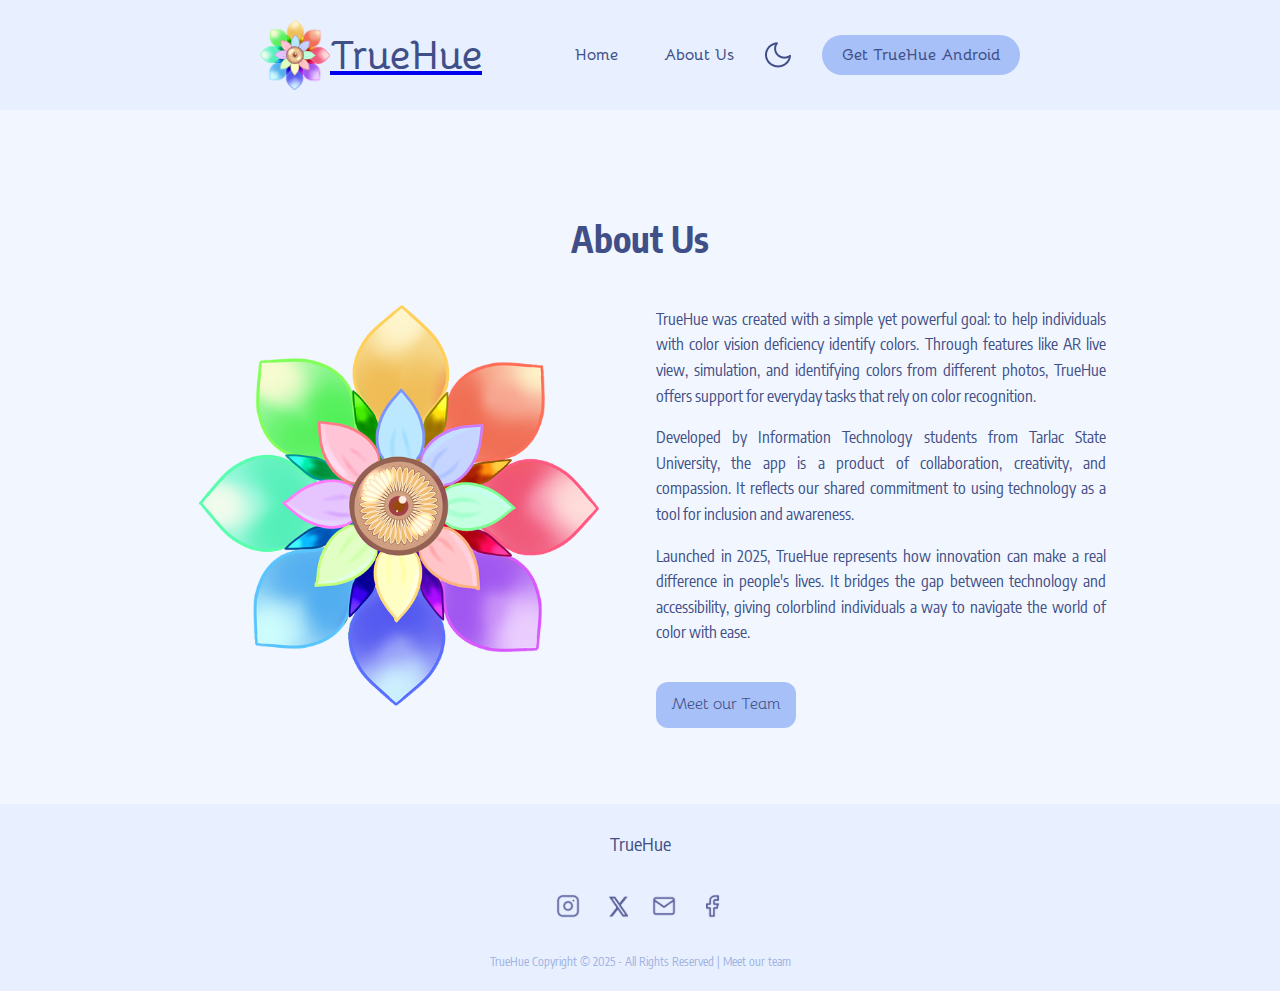
<file: about.html>
<!DOCTYPE html>
<html lang="en">
<head>
    <meta charset="UTF-8">
    <meta name="viewport" content="width=device-width, initial-scale=1.0">
    <title>TrueHue - About Us</title>

        <link rel="shortcut icon" href="assets/icons/logo.png" type="image/x-icon" />
        <!-- <link rel="stylesheet" href="index.html">
        <link rel="stylesheet" href="about.html">
        <link rel="stylesheet" href="team.html"> -->
        <link rel="stylesheet" href="css/global.css">
        <link rel="stylesheet" href="css/style.css">
        <link rel="stylesheet" href="css/pages/about.css">
        <link rel="stylesheet" href="css/pages/index.css">
        <link rel="stylesheet" href="css/pages/team.css">
        <link rel="stylesheet" href="css/media.css">
        <link rel="stylesheet" href="css/responsive.css">
        <script src="js/hamburger.js"></script>
</head>

<body>
    <header>
        <div class="logoHeader">
            <img src="assets/icons/logo.png" alt="TrueHue Logo">
            <a href="index.html"> <h1>TrueHue</h1> </a>
        </div>
        
        <!-- Hamburger icon-->
        <div class="hamburger" id="hamburger">
            <span></span>
            <span></span>
            <span></span>
        </div>
        
        <nav id="mobileMenu">
            <a href="index.html">Home</a>
            <a href="about.html">About Us</a>
            <img src="assets/icons/dark-mode-btn.png" alt="Toggle dark mode" id="mode-toggle">
            <a href="apk/TrueHue.apk" target="_blank" class="cta-button">Get TrueHue Android</a> 
        </nav>
        
        <script src="js/toggle-theme.js"></script>
    </header>

    <main class="about-page">

        <div class="about-us container">
            <h2>About Us</h2>
            <div class="about-content">
                <div class="about-logo">
                    <img src="assets/icons/logo.png" alt="TrueHue">
                </div>
                <div class="about-text">
                    <p>TrueHue was created with a simple yet powerful goal: to help individuals with color vision deficiency identify colors. Through features like AR live view, simulation, and identifying colors from different photos, TrueHue offers support for everyday tasks that rely on color recognition.</p>
                    <p>Developed by Information Technology students from Tarlac State University, the app is a product of collaboration, creativity, and compassion. It reflects our shared commitment to using technology as a tool for inclusion and awareness.</p>
                    <p>Launched in 2025, TrueHue represents how innovation can make a real difference in people's lives. It bridges the gap between technology and accessibility, giving colorblind individuals a way to navigate the world of color with ease.</p>
                    <a href="team.html" class="team-button">Meet our Team</a>
                </div>
            </div>
        </div>

    </main>
    <footer>
        <div class="social-icons">
            <h3>TrueHue</h3>
            <a href="https://www.instagram.com/truehue_app/" target="_blank"><img src="assets/icons/instagram.png" alt="Instagram"></a>
            <a href="https://x.com/truehue_app" target="_blank"><img src="assets/icons/twitter.png" alt="Twitter"></a>
            <a href="mailto:truehue.app@gmail.com"><img src="assets/icons/mail.png" alt="Email"></a>
            <a href="https://www.facebook.com/truehueapp" target="_blank"><img src="assets/icons/facebook.png" alt="Facebook"></a>
        </div>
        <p>TrueHue Copyright © 2025 - All Rights Reserved | <a href="team.html">Meet our team</a></p>
    </footer>
</body>
</html>
</file>
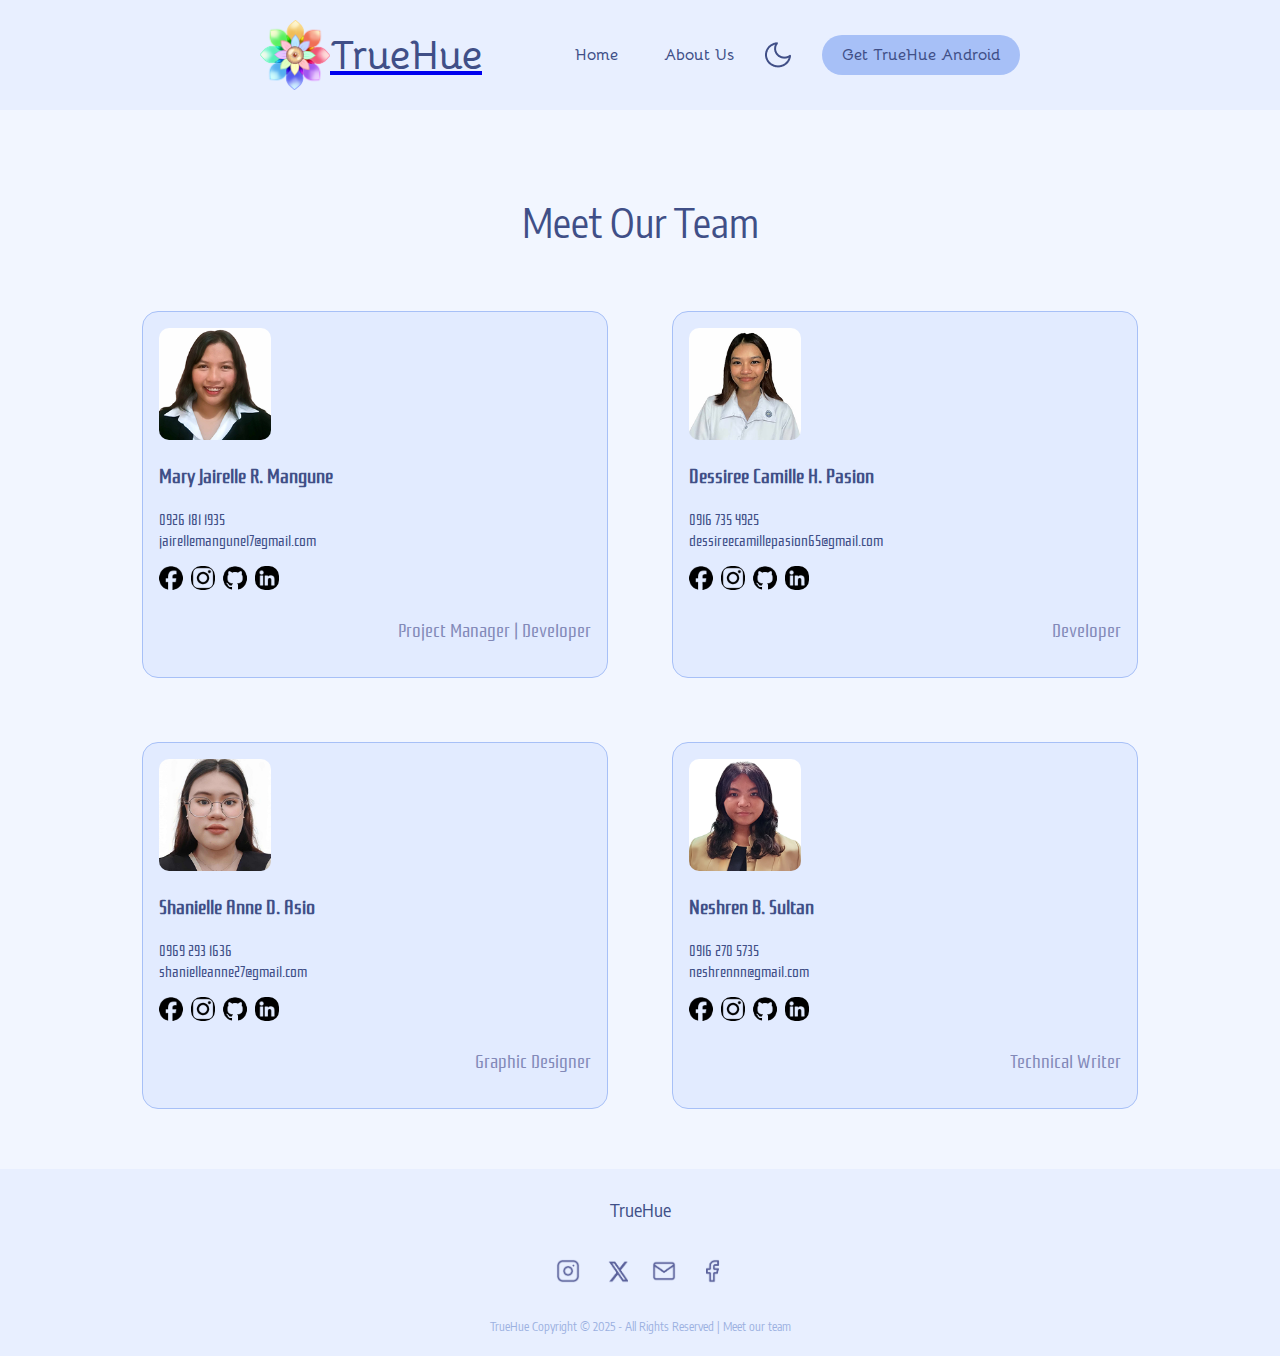
<file: team.html>
<!DOCTYPE html>
<html lang="en">
<head>
    <meta charset="UTF-8">
    <meta name="viewport" content="width=device-width, initial-scale=1.0">
    <title>TrueHue - Meet Our Team</title>
    <link rel="shortcut icon" href="assets/icons/logo.png" type="image/x-icon" />
    <link rel="stylesheet" href="css/global.css">
    <link rel="stylesheet" href="css/style.css">
    <link rel="stylesheet" href="css/pages/about.css">
    <link rel="stylesheet" href="css/pages/index.css">
    <link rel="stylesheet" href="css/pages/team.css">
    <link rel="stylesheet" href="css/media.css">
    <link rel="stylesheet" href="css/responsive.css">
    <script src="js/hamburger.js"></script>
</head>
<body>
    <header>
        <div class="logoHeader">
            <img src="assets/icons/logo.png" alt="TrueHue Logo">
            <a href="index.html"> <h1>TrueHue</h1> </a>
        </div>
        
        <!-- Hamburger icon-->
        <div class="hamburger" id="hamburger">
            <span></span>
            <span></span>
            <span></span>
        </div>
        
        <nav id="mobileMenu">
            <a href="index.html">Home</a>
            <a href="about.html">About Us</a>
            <img src="assets/icons/dark-mode-btn.png" alt="Toggle dark mode" id="mode-toggle">
            <a href="apk/TrueHue.apk" target="_blank" class="cta-button">Get TrueHue Android</a> 
        </nav>
        
        <script src="js/toggle-theme.js"></script>
    </header>

    <main>
        <section>
            <div class="team-section container">
                <h1>Meet Our Team</h1>
                <div class="team-container">
                    
                    <div class="team-member" data-aos="zoom-in">
                        <img src="assets/jairelle.png" alt="Team Member 1">
                        <h3>Mary Jairelle R. Mangune</h3>
                        <p class="info">0926 181 1935</p>
                        <p class="info">jairellemangune17@gmail.com</p>
                        <div class="socials-icons">
                            <a href="https://www.facebook.com/maryjairelle.mangune?mibextid=ZbWKwL" target="_blank">
                                <img src="assets/icons/fb.png" alt="Facebook">
                            </a>
                            <a href="https://www.instagram.com/mry.jrelle/" target="_blank">
                                <img src="assets/icons/ig.png" alt="Instagram">
                            </a>
                            <a href="https://github.com/Arcianne" target="_blank">
                                <img src="assets/icons/github.png" alt="GitHub">
                            </a>
                            <a href="https://www.linkedin.com/in/mary-jairelle-mangune-70824a306/" target="_blank">
                                <img src="assets/icons/LinkedIn.png" alt="LinkedIn">
                            </a>
                        </div>
                        <p class="position">Project Manager | Developer</p>
                    </div>

                    <div class="team-member" data-aos="zoom-in">
                        <img src="assets/dessiree.png" alt="Team Member 2">
                        <h3>Dessiree Camille H. Pasion</h3>
                        <p class="info">0916 735 4925</p>
                        <p class="info">dessireecamillepasion65@gmail.com</p>
                        <div class="socials-icons">
                            <a href="https://www.facebook.com/takealltheLov3/" target="_blank">
                                <img src="assets/icons/fb.png" alt="Facebook">
                            </a>
                            <a href="https://www.instagram.com/camjaee?igsh=NTk2eWI1cG1sMDQ3" target="_blank">
                                <img src="assets/icons/ig.png" alt="Instagram">
                            </a>
                            <a href="https://github.com/siridc" target="_blank">
                                <img src="assets/icons/github.png" alt="GitHub">
                            </a>
                            <a href="https://www.linkedin.com/in/dessiree-camille-pasion-305047296/" target="_blank">
                                <img src="assets/icons/LinkedIn.png" alt="LinkedIn">
                            </a>
                        </div>
                        <p class="position">Developer</p>
                    </div>

                    <div class="team-member" data-aos="zoom-in">
                        <img src="assets/shanielle.png" alt="Team Member 3">
                        <h3>Shanielle Anne D. Asio</h3>
                        <p class="info">0969 293 1636</p>
                        <p class="info">shanielleanne27@gmail.com</p>
                        <div class="socials-icons">
                            <a href="https://www.facebook.com/share/193vfruZRL/" target="_blank">
                                <img src="assets/icons/fb.png" alt="Facebook">
                            </a>
                            <a href="https://www.instagram.com/_.sidus._" target="_blank">
                                <img src="assets/icons/ig.png" alt="Instagram">
                            </a>
                            <a href="https://github.com/shnll-A" target="_blank">
                                <img src="assets/icons/github.png" alt="GitHub">
                            </a>
                            <a href="https://www.linkedin.com/in/shanielle-anne-a55098373" target="_blank">
                                <img src="assets/icons/LinkedIn.png" alt="LinkedIn">
                            </a>
                        </div>
                        <p class="position">Graphic Designer</p>
                    </div>

                    <div class="team-member" data-aos="zoom-in">
                        <img src="assets/neshren.png" alt="Team Member 4">
                        <h3>Neshren B. Sultan</h3>
                        <p class="info">0916 270 5735</p>
                        <p class="info">neshrennn@gmail.com</p>
                        <div class="socials-icons">
                            <a href="https://www.facebook.com/asdfghjklnesh" target="_blank">
                                <img src="assets/icons/fb.png" alt="Facebook">
                            </a>
                            <a href="https://www.instagram.com/shwishwooshnesh/" target="_blank">
                                <img src="assets/icons/ig.png" alt="Instagram">
                            </a>
                            <a href="https://github.com/nshrn" target="_blank">
                                <img src="assets/icons/github.png" alt="GitHub">
                            </a>
                            <a href="https://www.linkedin.com/in/neshren-sultan-6a2a14338/" target="_blank">
                                <img src="assets/icons/LinkedIn.png" alt="LinkedIn">
                            </a>
                        </div>
                        <p class="position">Technical Writer</p>
                    </div>

                </div>
            </div>
        </section>
    </main>

    <footer>
        <div class="social-icons">
            <h3>TrueHue</h3>
            <a href="https://www.instagram.com/truehue_app/" target="_blank"><img src="assets/icons/instagram.png" alt="Instagram"></a>
            <a href="https://x.com/truehue_app" target="_blank"><img src="assets/icons/twitter.png" alt="Twitter"></a>
            <a href="mailto:truehue.app@gmail.com"><img src="assets/icons/mail.png" alt="Email"></a>
            <a href="https://www.facebook.com/truehueapp" target="_blank"><img src="assets/icons/facebook.png" alt="Facebook"></a>
        </div>
        <p>TrueHue Copyright © 2025 - All Rights Reserved | 
            <a href="team.html">Meet our team</a>
        </p>
    </footer>
</body>
</html>
</file>
<file: css/global.css>
header {
    display: flex;
    justify-content: space-between;
    align-items: center;
    padding: 20px;
    background-color: var(--light-bg);
    font-family: 'Bellota', sans-serif;
    color: var(--h-text-color);
}

.logoHeader {
    display: flex; 
    align-items: center;
    font-family: 'Bellota', sans-serif;
}

.logoHeader img {
    width: 70px;
    height: auto;
    margin-left: 15rem;
}

header h1 {
    margin: 0; 
    font-size: 2.5rem;
    color: var(--h-text-color);
    font-family: 'Bellota', sans-serif;
}

nav {
    display: flex;
    align-items: center; 
    gap: 1rem;
}

nav a {
    margin: 0px 15px;
    text-decoration: none;
    color: var(--h-text-color);
    font-weight: bold;
    font-family: 'Bellota', sans-serif;
}

.cta-button {
    padding: 10px 20px;
    background-color: var(--accent-color);
    border-radius: 20px;
    text-decoration: none;
    color: var(--h-text-color);
    font-weight: bold;
    font-family: 'Bellota', sans-serif;
    margin-right: 15rem;
}

body {
    background-color: var(--lighter-bg);
    color: var(--h-text-color);
    margin: 0;
    padding: 0;
}

footer {
    background-color: var(--light-bg);
    text-align: center;
    padding: 10px;
    color: var(--h-text-color);
}

footer a {
    text-decoration: none;
    color: var(--footer-link);
    font-family: 'Encode Sans Condensed', sans-serif;
}

footer a:hover {
    text-decoration: underline;
    color: var(--h-text-color);
}

footer .social-icons img {
    width: 24px;
    margin: 20px 10px 20px 10px;
}

footer .social-icons h3 {
    font-family: 'Encode Sans Condensed', sans-serif;
    font-weight: 400;
}

footer p {
    font-size: 12px;
    color: var(--footer-link);
    font-family: 'Encode Sans Condensed', sans-serif;
}
</file>
<file: css/style.css>
:root {
    --h-text-color: #404F87;		
    --text-color: #5A619B;	
    --accent-color: #A7C0F7;		
    --light-bg: #E8EFFF;
    --lighter-bg: #F2F6FF;
    --feature-bg: #BFCDEE;
    --footer-link: #9CB1E1;
    --team-member-bg: #E2EBFF;
}

.dark-mode {
    --h-text-color: #69c9d7;		
    --text-color: #bed2e1;	
    --accent-color: #335d6c;		
    --light-bg: #1d242b;
    --lighter-bg: #2f313c;
    --feature-bg: #0d2843;
    --footer-link: #747a98;
    --team-member-bg: #33415c;
}
</file>
<file: css/pages/about.css>
@import url('https://fonts.googleapis.com/css2?family=Bellota:ital,wght@0,300;0,400;0,700;1,300;1,400;1,700&family=Encode+Sans+Condensed:wght@100;200;300;400;500;600;700;800;900&family=Rationale&display=swap');

main {
    display: flex;
    justify-content: center;
    align-items: center;
    padding: 60px 20px;
    gap: 40px;
    color: var(--h-text-color);
    font-family: 'Bellota', sans-serif;
}

.about-us {
    margin-top: 1rem;
    text-align: center;
    font-size: 1.5rem;
}

.about-us h2 {
    color: var(--h-text-color);
    font-family: 'Encode Sans Condensed', sans-serif;
}

.about-content {
    display: flex;
    justify-content: center;
    align-items: center;
    margin: 1rem 0;
    gap: 2rem;
}

.about-logo{
    width: 50%;
}

.about-logo img {
    max-width: 400px;
    height: auto;
    border-radius: 8px;
}

.about-text {
    width: 50%;
    text-align: left;
    line-height: 1.6;
    font-size: 1rem;
    color: var(--h-text-color);
    text-align: justify;
}

.about-text p {
    margin-bottom: 1rem;
    font-family: 'Encode Sans Condensed', sans-serif;
    max-width: 500px;
}

.team-button {
    margin-top: 20px;
    display: inline-block;
    padding: 10px 15px;
    background-color: var(--accent-color);
    border-radius: 12px;
    text-decoration: none;
    color: var(--h-text-color);
    font-family: 'Bellota', sans-serif;
}
</file>
<file: css/pages/index.css>
@import url('https://fonts.googleapis.com/css2?family=Bellota:ital,wght@0,300;0,400;0,700;1,300;1,400;1,700&family=Encode+Sans+Condensed:wght@100;200;300;400;500;600;700;800;900&family=Rationale&display=swap');

/* main.homepage{
    overflow-x: hidden;
} */

.home-page {
   display: block;
   justify-items: center;
}

.whatVideo-container {
    padding: 2rem;
    margin-bottom: 2rem;
    display: flex;
    flex-direction: column;
    align-items: center;
}
 
.whatVideo-container h2 {
    font-family: 'Encode Sans Condensed', sans-serif;
    font-weight: 400;
    align-self: flex-start;
    margin-bottom: 2rem;
    font-size: 2rem;
}

.whatVideo-container iframe {
    width: 800px;
    height: auto;
    aspect-ratio: 16 / 9; 
    border-radius: 1rem;
}

.featured-container {
    background-color: #E8EFFF;
    font-family: 'Encode Sans Condensed', sans-serif;
    text-align: center;
    justify-items: center;
    margin-bottom: 8rem;
    padding: 1%;
}

.featured-container h2 {
    font-family: 'Bellota', sans-serif;
    text-align: left;
    margin-bottom: 2rem;
}
/*
.feature-section {
    background-color: #BFCDEE;
    width: 600px;
    height: auto;
    z-index: 2;
    padding: 1.5rem;
    margin-bottom: 2rem;
    display: flex;
    justify-content: center;
    align-items: center;
}*/

.feature-gallery {
    z-index: 2;
    margin-bottom: 2rem;
    display: flex;
    justify-content: center;
    align-items: center;
    background-color: #BFCDEE;
    position: relative;
    width: 300px;
    height: auto;
    padding: 3rem;
    overflow: hidden; 
}

.feature-gallery img {
    width: 100%;
    height: 100%;
    object-fit: cover;
    display: block;
}

.feature-gallery button {
    position: absolute;
    top: 50%;
    transform: translateY(-50%);
    color: #5A619B;
    cursor: pointer;
    font-size: 3rem;
    background: none;
    border: none;
}

.feature-gallery .feature-prev {
    left: 5px;
}

.feature-gallery .feature-next {
    right: 5px;
}

.download-TrueHue {
    display: flex;
    align-items: center; 
    gap: 1rem; 
    margin-top: 2rem;
    margin-bottom: 2rem;
}

.download-TrueHue img.app-icon {
    height: 40px;
}

.download-TrueHue img:hover {
    transform: scale(1.1);
}

.blog-section {
    line-height: 1.6;
    text-align: justify;
}

.blog-section h2 {
    font-family: 'Encode Sans Condensed', sans-serif;
    font-weight: 400;
    margin-bottom: 1.5rem;
    font-size: 2rem;
}

.blog-section p {
    margin-top: 1.5rem;
    margin-bottom: 1.5rem;
}

.howVideo-container {
    padding: 2rem;
    margin-top: 2rem;
    margin-bottom: 2rem;
    display: flex;
    flex-direction: column;
    align-items: center;
}

.howVideo-container h2 {
    font-family: 'Encode Sans Condensed', sans-serif;
    font-weight: 400;
    align-self: flex-start;
    margin-bottom: 2rem;
    font-size: 2rem;
}

.howVideo-container iframe {
    width: 800px;
    height: auto;
    aspect-ratio: 16 / 9; 
    border-radius: 1rem;
}

.section-layout {
    width: 800px;
    margin: 0 auto;
    font-family: 'Encode Sans Condensed', sans-serif;

}

.section-layout iframe {
    width: 100%;
    max-width: 600px;
    height: 338px;
    border-radius: 0.5rem;
}
</file>
<file: css/pages/team.css>
.team-section h1 {
   font-family: 'Encode Sans Condensed', sans-serif;
   font-weight: 400;
   text-align: center;
   font-size: 2.5rem;
   margin-bottom: 4rem;
}  
 
.team-container {
   display: flex;
   flex-wrap: wrap;
   flex-direction: row;
   gap: 4rem; 
   justify-content: center; 
}

.team-member {
   background-color: var(--team-member-bg); 
   border: 1.5px solid; 
   border-color: var(--accent-color);
   border-radius: 1rem;
   padding: 1rem;
   width: calc(50% - 2rem); 
   box-sizing: border-box;
   font-family: 'Rationale', sans-serif;
   display: flex;
   flex-direction: column;
   justify-content: center;
   color: var(--h-text-color); 
}

.team-member h3 {
   margin: 1;
   font-size: 1.25rem;
}

.team-member .info {
   margin: 0;
   font-size: 0.95rem;
   line-height: 1.4;
}

.team-member img {
   width: 7rem;
   height: 7rem;
   object-fit: cover;
   border-radius: 10px;
}

.position {
   font-weight: 400;
   font-size: 1.2rem;
   color: var(--text-color);
   text-align: right;
   opacity: 0.7;
}

.team-container {
   display: flex;
   flex-wrap: wrap;
   flex-direction: row;
   justify-content: space-between;
}

.socials-icons {
   display: flex;
   gap: 0.5rem;
   margin-top: 1rem;
   align-items: center;
}

.socials-icons img {
   width: 1.5rem;
   height: 1.5rem;
   object-fit: contain;
   cursor: pointer;
   transition: transform 0.2s;
}

.socials-icons img:hover {
   transform: scale(1.1);
}
</file>
<file: css/media.css>
@media screen and (max-width: 1024px) {
    .about-content {
        flex-direction: column;
        align-items: center;
    }

    .about-logo {
        width: 100%;
    }

    .about-text {
        width: 100%;
    }

    .section-layout {
        width: 90%;
    }

    iframe {
        width: 100%;
        max-width: 1000px; 
        height: auto;
        aspect-ratio: 16 / 9; 
        display: block;
        margin: auto;
        border-radius: 1rem; 
    }

    .howVideo-container,
    .whatVideo-container {
        width: 100%;
        max-width: 1200px;
        margin: auto;
    }

    .feature-gallery {
        width: 80%;
    }

    header h1 {
        font-size: 2rem;
    }
}

@media screen and (max-width: 768px) {
    .team-member {
        width: 100%;
    }

    .feature-gallery button {
        font-size: 2rem;
    }

    nav {
    display: flex;
    align-items: center;
    gap: 1rem;
    flex-wrap: wrap;
    }

    .logoHeader img {
        margin-left: 0;
    }

    .cta-button {
        margin-right: 0;
    }

    header {
        flex-direction: column;
    }

    .section-layout {
        width: 100%;
    }

    .about-text p {
        max-width: 100%;
    }
}
</file>
<file: css/responsive.css>
/* ===== Tablet and Mobile (768px and below) ===== */
@media (max-width: 768px) {
  header {
    display: flex;
    flex-direction: column;
    align-items: center;
    padding: 1rem;
    height: 40px;
    text-align: center;
  }

  .about-logo img {
    max-width: 250px;
  }

  .logoHeader {
    display: flex;
    align-items: center;
    justify-content: center;
    gap: 0.6rem;
    margin-bottom: 0.8rem;
  }

  .logoHeader img {
    width: 50px;
    height: auto;
  }

  .logoHeader h1 {
    font-size: 1.6rem;
  }

  nav {
    display: flex;
    flex-wrap: wrap;
    justify-content: center;
    align-items: center;
    gap: 0.8rem;
  }

  nav a {
    text-decoration: none;
    font-size: 1rem;
    color: inherit;
    font-weight: 500;
  }

  nav img#mode-toggle {
    width: 28px;
    height: 28px;
    cursor: pointer;
  }

  .cta-button {
    padding: 0.5rem 1rem;
    font-size: 0.95rem;
  }

  main,
  .section-layout {
    padding: 1.5rem 1rem;
  }

  video,
  .iframe-style {
    width: 100%;
    height: auto;
  }

  footer {
    text-align: center;
    padding: 1rem;
  }

  footer .social-icons {
    flex-direction: column;
    gap: 0.5rem;
  }
}

/* ===== Small Phones (480px and below) ===== */
@media (max-width: 480px) {
  .logoHeader img {
    width: 40px;
  }

  .logoHeader h1 {
    font-size: 1.4rem;
  }

  .about-logo img {
    max-width: 250px;
  }

  nav {
    gap: 0.6rem;
  }

  nav a,
  .cta-button {
    font-size: 0.9rem;
  }

  p {
    font-size: 0.95rem;

  }

  h2 {
    font-size: 1.3rem;
  }
}

/* ====== HAMBURGER MENU STYLES ====== */
.hamburger {
  display: none;
  flex-direction: column;
  justify-content: space-between;
  width: 28px;
  height: 20px;
  cursor: pointer;
}

.hamburger span {
  display: block;
  height: 3px;
  width: 100%;
  background-color: var(--text-color, #333);
  border-radius: 3px;
  transition: all 0.3s ease;
}

.hamburger.active span:nth-child(1) {
  transform: rotate(45deg) translate(5px, 5px);
}
.hamburger.active span:nth-child(2) {
  opacity: 0;
}
.hamburger.active span:nth-child(3) {
  transform: rotate(-45deg) translate(6px, -6px);
}

/* ===== MOBILE NAV MENU ===== */
@media (max-width: 768px) {
  .hamburger {
    display: flex;
    position: absolute;
    top: 1.2rem;
    right: 1.5rem;
    z-index: 1001;
  }

  nav {
    position: fixed;
    top: 0;
    right: -100%; 
    height: 100vh;
    width: 70%;
    max-width: 300px;
    background-color: var(--light-bg, #fff);
    box-shadow: -2px 0 10px rgba(0, 0, 0, 0.1);
    display: flex;
    flex-direction: column;
    align-items: center;
    justify-content: center;
    gap: 1.5rem;
    transition: right 0.3s ease-in-out;
    z-index: 1000;
  }

  nav.active {
    right: 0; 
  }

  nav a {
    font-size: 1.2rem;
  }
}
</file>
